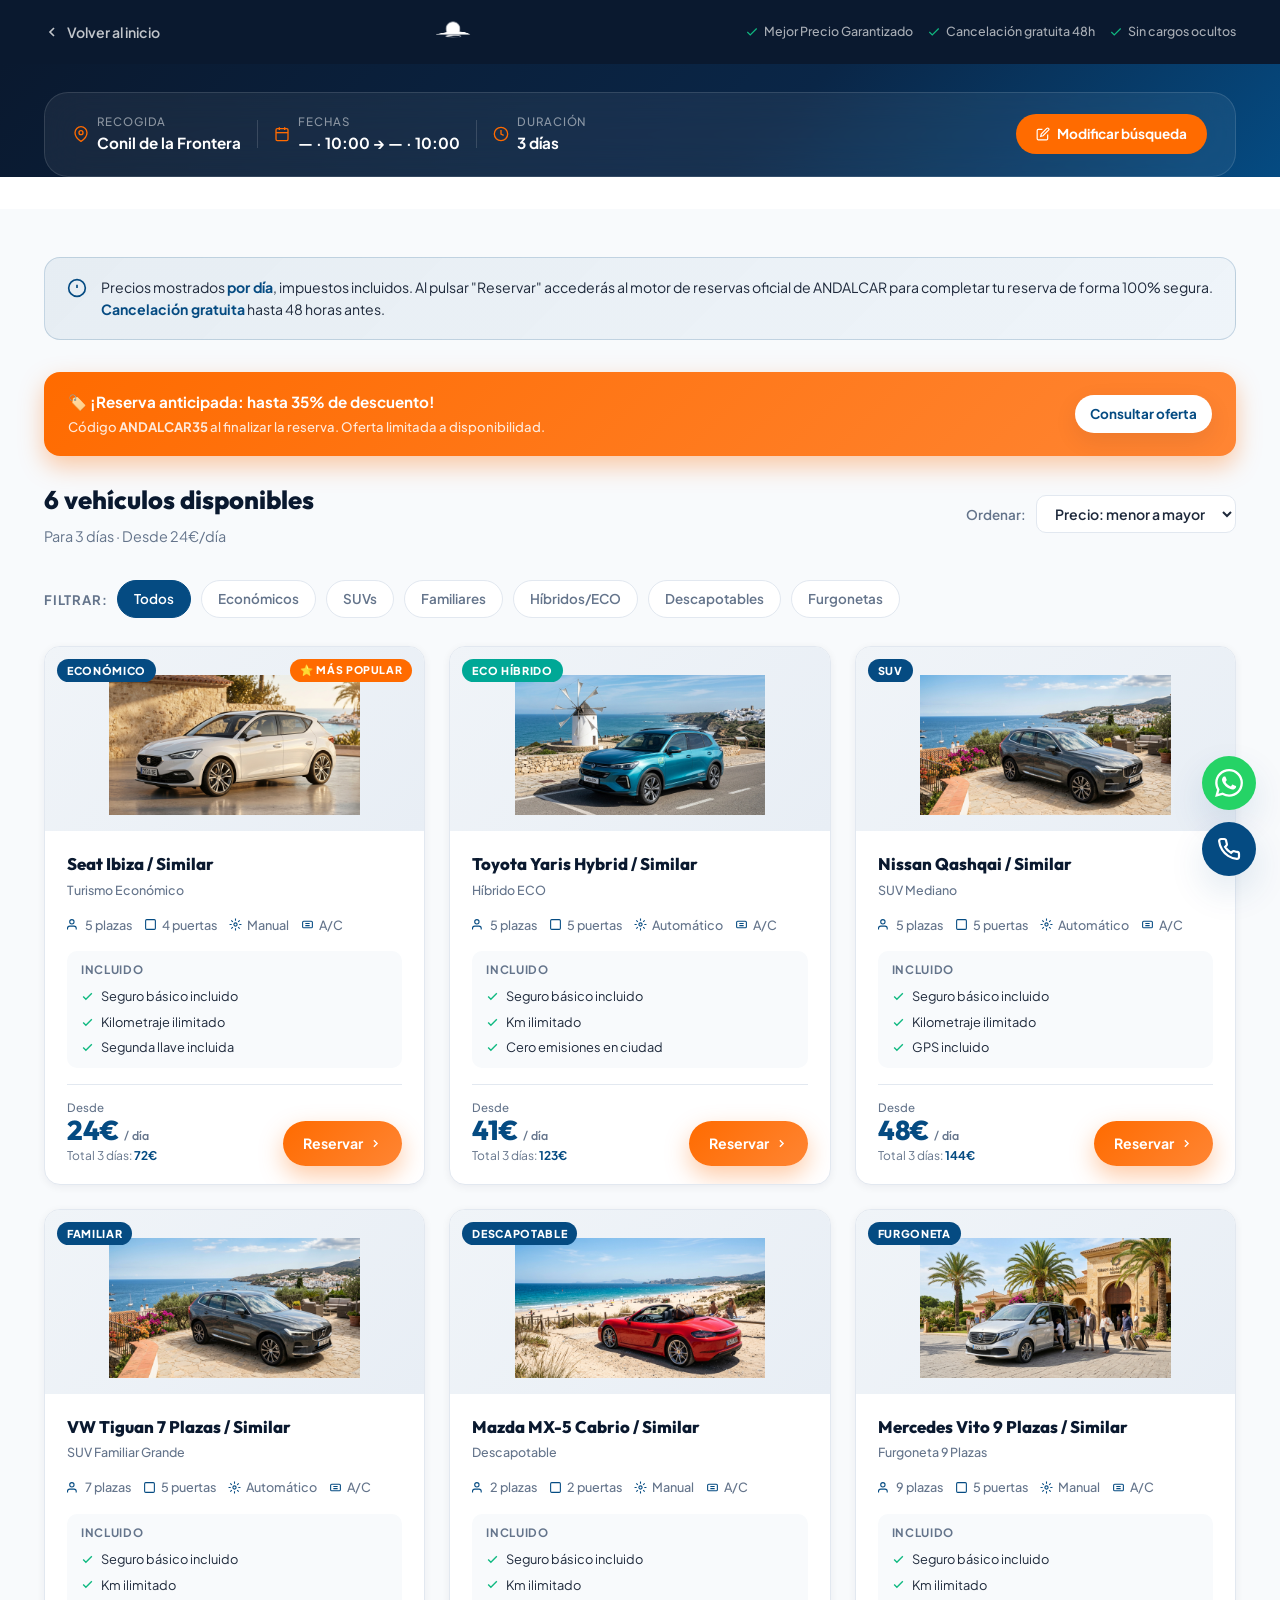
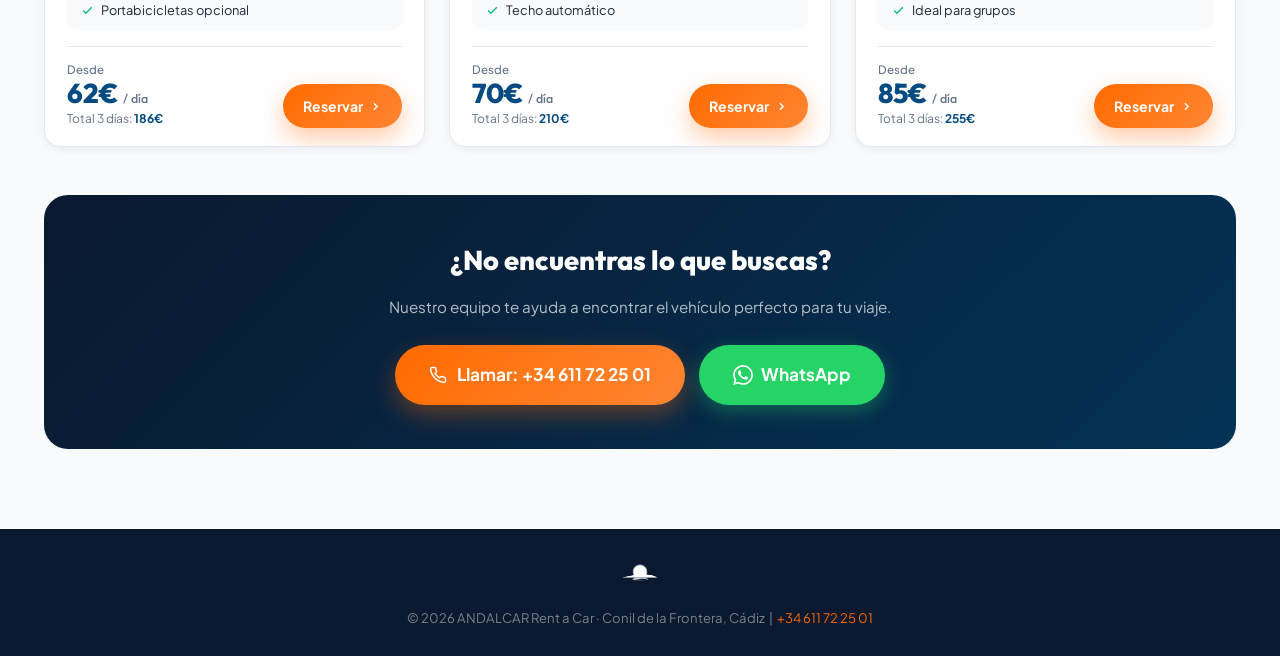
<file: disponibilidad.html>
<!DOCTYPE html>
<html lang="es">
<head>
  <meta charset="UTF-8">
  <meta name="viewport" content="width=device-width, initial-scale=1.0">
  <title>Disponibilidad de Vehículos | ANDALCAR Rent a Car</title>
  <meta name="description" content="Consulta la disponibilidad de vehículos de ANDALCAR. Alquiler de coches en Conil de la Frontera, Cádiz y aeropuertos de Andalucía al mejor precio.">
  <meta name="robots" content="noindex, nofollow">
  <link rel="icon" type="image/png" href="assets/images/logo-andalcar.png">
  <link rel="stylesheet" href="css/style.css">
  <style>
    .avail-topbar { background: var(--dark); padding: 14px 0; }
    .avail-topbar-inner { display: flex; align-items: center; justify-content: space-between; gap: 16px; }
    .avail-back-btn { display: inline-flex; align-items: center; gap: 7px; color: rgba(255,255,255,0.75); font-size: 0.88rem; font-weight: 600; transition: color var(--transition-fast); }
    .avail-back-btn:hover { color: #FFFFFF; }
    .avail-logo { height: 36px; width: auto; filter: brightness(0) invert(1); }
    .avail-trust-pills { display: flex; align-items: center; gap: 14px; }
    .avail-trust-pill { display: flex; align-items: center; gap: 5px; font-size: 0.78rem; color: rgba(255,255,255,0.65); font-weight: 500; }
    .avail-trust-pill svg { color: #10B981; }
    @media (max-width: 600px) { .avail-trust-pills { display: none; } }

    .avail-hero { background: linear-gradient(135deg, var(--dark) 0%, #0A2647 60%, var(--primary) 100%); padding: 28px 0 0; }
    .avail-search-bar { background: rgba(255,255,255,0.06); backdrop-filter: blur(20px); border-radius: var(--radius-lg); border: 1px solid rgba(255,255,255,0.12); padding: 20px 28px; display: flex; align-items: center; gap: 16px; flex-wrap: wrap; margin-bottom: 32px; }
    .search-summary-item { display: flex; align-items: center; gap: 8px; color: rgba(255,255,255,0.88); font-size: 0.88rem; font-weight: 500; }
    .search-summary-item svg { color: var(--accent); flex-shrink: 0; }
    .search-summary-divider { width: 1px; height: 28px; background: rgba(255,255,255,0.15); }
    .search-summary-label { font-size: 0.72rem; color: rgba(255,255,255,0.5); text-transform: uppercase; letter-spacing: 0.08em; }
    .search-summary-value { font-size: 0.95rem; font-weight: 700; color: #FFFFFF; }
    .search-modify-btn { margin-left: auto; background: var(--accent); color: #FFFFFF; padding: 9px 20px; border-radius: var(--radius-full); font-weight: 700; font-size: 0.85rem; display: inline-flex; align-items: center; gap: 7px; transition: all var(--transition-fast); white-space: nowrap; }
    .search-modify-btn:hover { background: var(--accent-hover); transform: translateY(-1px); }

    .results-section { padding: 48px 0 80px; background: var(--bg-soft); min-height: 65vh; }
    .results-header { display: flex; align-items: center; justify-content: space-between; margin-bottom: 32px; flex-wrap: wrap; gap: 16px; }
    .results-title { font-family: var(--font-heading); font-size: 1.6rem; font-weight: 800; color: var(--dark); }
    .results-subtitle { font-size: 0.9rem; color: var(--text-muted); margin-top: 4px; }
    .results-sort { display: flex; align-items: center; gap: 10px; font-size: 0.88rem; color: var(--text-muted); }
    .sort-select { padding: 8px 14px; border-radius: var(--radius-sm); border: 1px solid var(--border-color); background: #FFFFFF; font-size: 0.88rem; font-weight: 600; color: var(--text-main); cursor: pointer; }

    .filter-bar { display: flex; align-items: center; gap: 10px; flex-wrap: wrap; margin-bottom: 28px; }
    .filter-label { font-size: 0.82rem; font-weight: 700; color: var(--text-muted); text-transform: uppercase; letter-spacing: 0.06em; }
    .avail-filter-pill { padding: 7px 16px; border-radius: var(--radius-full); border: 1.5px solid var(--border-color); background: #FFFFFF; font-size: 0.84rem; font-weight: 600; color: var(--text-muted); cursor: pointer; transition: all var(--transition-fast); }
    .avail-filter-pill:hover { border-color: var(--primary); color: var(--primary); background: rgba(5,75,130,0.06); }
    .avail-filter-pill.active { background: var(--primary); color: #FFFFFF; border-color: var(--primary); }

    .avail-grid { display: grid; grid-template-columns: repeat(auto-fill, minmax(310px, 1fr)); gap: 24px; }
    .avail-card { background: #FFFFFF; border-radius: var(--radius-md); box-shadow: var(--shadow-sm); overflow: hidden; transition: all var(--transition-normal); border: 1px solid var(--border-color); display: flex; flex-direction: column; }
    .avail-card:hover { transform: translateY(-4px); box-shadow: var(--shadow-lg); border-color: rgba(5,75,130,0.18); }
    .avail-card-image { position: relative; background: linear-gradient(135deg, #F0F4F8 0%, #E8EEF5 100%); padding: 28px 24px 16px; text-align: center; overflow: hidden; }
    .avail-card-image img { width: 100%; max-height: 140px; object-fit: contain; display: block; margin: 0 auto; transition: transform var(--transition-smooth); }
    .avail-card:hover .avail-card-image img { transform: scale(1.05); }
    .avail-badge-cat { position: absolute; top: 12px; left: 12px; background: var(--primary); color: #FFFFFF; font-size: 0.68rem; font-weight: 800; padding: 3px 10px; border-radius: var(--radius-full); text-transform: uppercase; letter-spacing: 0.06em; }
    .avail-badge-eco { background: #00A896 !important; }
    .avail-badge-popular { position: absolute; top: 12px; right: 12px; background: var(--accent); color: #FFFFFF; font-size: 0.66rem; font-weight: 800; padding: 3px 10px; border-radius: var(--radius-full); text-transform: uppercase; letter-spacing: 0.06em; }

    .avail-card-body { padding: 20px 22px 18px; flex: 1; display: flex; flex-direction: column; }
    .avail-car-name { font-family: var(--font-heading); font-size: 1.05rem; font-weight: 800; color: var(--dark); margin-bottom: 3px; }
    .avail-car-group { font-size: 0.78rem; color: var(--text-muted); font-weight: 500; margin-bottom: 14px; }
    .avail-features { display: flex; gap: 12px; flex-wrap: wrap; margin-bottom: 16px; }
    .avail-feature { display: flex; align-items: center; gap: 5px; font-size: 0.79rem; color: var(--text-muted); font-weight: 500; }
    .avail-feature svg { color: var(--primary); }

    .avail-includes { background: var(--bg-soft); border-radius: var(--radius-sm); padding: 10px 14px; margin-bottom: 16px; }
    .avail-includes-title { font-size: 0.72rem; font-weight: 700; color: var(--text-muted); text-transform: uppercase; letter-spacing: 0.06em; margin-bottom: 7px; }
    .avail-includes-list { display: flex; flex-direction: column; gap: 5px; }
    .avail-include-item { display: flex; align-items: center; gap: 7px; font-size: 0.8rem; color: var(--text-main); }
    .avail-include-item svg { color: #10B981; flex-shrink: 0; }

    .avail-price-row { display: flex; align-items: flex-end; justify-content: space-between; margin-top: auto; padding-top: 14px; border-top: 1px solid var(--border-color); }
    .price-from { font-size: 0.72rem; color: var(--text-muted); font-weight: 500; }
    .price-amount { font-family: var(--font-heading); font-size: 1.7rem; font-weight: 800; color: var(--primary); line-height: 1; }
    .price-unit { font-size: 0.78rem; color: var(--text-muted); font-weight: 500; }
    .avail-reserve-btn { background: linear-gradient(135deg, var(--accent) 0%, #FF8533 100%); color: #FFFFFF; padding: 11px 20px; border-radius: var(--radius-full); font-weight: 700; font-size: 0.88rem; display: inline-flex; align-items: center; gap: 6px; transition: all var(--transition-fast); box-shadow: var(--shadow-accent); white-space: nowrap; cursor: pointer; border: none; font-family: var(--font-sans); }
    .avail-reserve-btn:hover { transform: translateY(-2px); box-shadow: 0 10px 25px rgba(255,107,0,0.4); }

    .skeleton-card { background: #FFFFFF; border-radius: var(--radius-md); overflow: hidden; border: 1px solid var(--border-color); }
    .skeleton-shimmer { background: linear-gradient(90deg,#F1F5F9 25%,#E8EEF5 50%,#F1F5F9 75%); background-size: 200% 100%; animation: shimmer 1.6s infinite; }
    @keyframes shimmer { 0%{background-position:200% 0} 100%{background-position:-200% 0} }
    .skeleton-img { height: 170px; }
    .skeleton-body { padding: 20px 22px; }
    .skeleton-line { height: 12px; border-radius: 6px; margin-bottom: 12px; }
    .skeleton-line.wide{width:75%} .skeleton-line.medium{width:50%} .skeleton-line.short{width:35%} .skeleton-line.full{width:100%}

    .info-notice { background: linear-gradient(135deg, rgba(5,75,130,0.07) 0%, rgba(10,105,183,0.04) 100%); border: 1px solid rgba(5,75,130,0.18); border-radius: var(--radius-md); padding: 18px 22px; display: flex; align-items: flex-start; gap: 14px; margin-bottom: 32px; }
    .info-notice svg { color: var(--primary); flex-shrink: 0; margin-top: 2px; }
    .info-notice-text { font-size: 0.88rem; color: var(--text-main); line-height: 1.6; }
    .info-notice-text strong { color: var(--primary); }

    .avail-promo-strip { background: linear-gradient(135deg, var(--accent) 0%, #FF8533 100%); border-radius: var(--radius-md); padding: 18px 24px; display: flex; align-items: center; justify-content: space-between; gap: 16px; flex-wrap: wrap; margin-bottom: 24px; box-shadow: var(--shadow-accent); }
    .avail-promo-text { color: #FFFFFF; font-weight: 700; font-size: 0.95rem; }
    .avail-promo-text span { opacity: 0.85; font-weight: 500; font-size: 0.82rem; }

    .avail-cta { background: linear-gradient(135deg, var(--dark) 0%, var(--primary-dark) 100%); border-radius: var(--radius-lg); padding: 44px 40px; text-align: center; margin-top: 48px; }
    .avail-cta h2 { font-family: var(--font-heading); font-size: 1.7rem; font-weight: 800; color: #FFFFFF; margin-bottom: 12px; }
    .avail-cta p { color: rgba(255,255,255,0.7); font-size: 0.95rem; margin-bottom: 26px; }
    .avail-cta-buttons { display: flex; gap: 14px; justify-content: center; flex-wrap: wrap; }

    @media (max-width: 768px) {
      .avail-search-bar { padding: 16px; gap: 10px; }
      .search-modify-btn { margin-left: 0; width: 100%; justify-content: center; }
      .results-header { flex-direction: column; align-items: flex-start; }
      .avail-grid { grid-template-columns: 1fr; }
      .avail-cta { padding: 32px 22px; }
    }
  </style>
</head>
<body>

  <!-- Top Navigation Bar -->
  <div class="avail-topbar">
    <div class="container">
      <div class="avail-topbar-inner">
        <a href="index.html" class="avail-back-btn">
          <svg width="16" height="16" viewBox="0 0 24 24" fill="none" stroke="currentColor" stroke-width="2.5"><polyline points="15 18 9 12 15 6"></polyline></svg>
          Volver al inicio
        </a>
        <a href="index.html">
          <img src="assets/images/logo-andalcar.png" alt="ANDALCAR" class="avail-logo">
        </a>
        <div class="avail-trust-pills">
          <span class="avail-trust-pill">
            <svg width="14" height="14" viewBox="0 0 24 24" fill="none" stroke="currentColor" stroke-width="2"><polyline points="20 6 9 17 4 12"></polyline></svg>
            Mejor Precio Garantizado
          </span>
          <span class="avail-trust-pill">
            <svg width="14" height="14" viewBox="0 0 24 24" fill="none" stroke="currentColor" stroke-width="2"><polyline points="20 6 9 17 4 12"></polyline></svg>
            Cancelación gratuita 48h
          </span>
          <span class="avail-trust-pill">
            <svg width="14" height="14" viewBox="0 0 24 24" fill="none" stroke="currentColor" stroke-width="2"><polyline points="20 6 9 17 4 12"></polyline></svg>
            Sin cargos ocultos
          </span>
        </div>
      </div>
    </div>
  </div>

  <!-- Search Summary -->
  <div class="avail-hero">
    <div class="container">
      <div class="avail-search-bar">
        <div class="search-summary-item">
          <svg width="16" height="16" viewBox="0 0 24 24" fill="none" stroke="currentColor" stroke-width="2"><path d="M21 10c0 7-9 13-9 13s-9-6-9-13a9 9 0 0 1 18 0z"></path><circle cx="12" cy="10" r="3"></circle></svg>
          <div>
            <div class="search-summary-label">Recogida</div>
            <div class="search-summary-value" id="summPickup">—</div>
          </div>
        </div>
        <div class="search-summary-divider"></div>
        <div class="search-summary-item">
          <svg width="16" height="16" viewBox="0 0 24 24" fill="none" stroke="currentColor" stroke-width="2"><rect x="3" y="4" width="18" height="18" rx="2" ry="2"></rect><line x1="16" y1="2" x2="16" y2="6"></line><line x1="8" y1="2" x2="8" y2="6"></line><line x1="3" y1="10" x2="21" y2="10"></line></svg>
          <div>
            <div class="search-summary-label">Fechas</div>
            <div class="search-summary-value" id="summDates">—</div>
          </div>
        </div>
        <div class="search-summary-divider"></div>
        <div class="search-summary-item">
          <svg width="16" height="16" viewBox="0 0 24 24" fill="none" stroke="currentColor" stroke-width="2"><circle cx="12" cy="12" r="10"></circle><polyline points="12 6 12 12 16 14"></polyline></svg>
          <div>
            <div class="search-summary-label">Duración</div>
            <div class="search-summary-value" id="summDuration">—</div>
          </div>
        </div>
        <a href="index.html#buscador" class="search-modify-btn">
          <svg width="14" height="14" viewBox="0 0 24 24" fill="none" stroke="currentColor" stroke-width="2"><path d="M11 4H4a2 2 0 0 0-2 2v14a2 2 0 0 0 2 2h14a2 2 0 0 0 2-2v-7"></path><path d="M18.5 2.5a2.121 2.121 0 0 1 3 3L12 15l-4 1 1-4 9.5-9.5z"></path></svg>
          Modificar búsqueda
        </a>
      </div>
    </div>
  </div>

  <!-- Results -->
  <section class="results-section">
    <div class="container">
      <div class="info-notice">
        <svg width="20" height="20" viewBox="0 0 24 24" fill="none" stroke="currentColor" stroke-width="2"><circle cx="12" cy="12" r="10"></circle><line x1="12" y1="8" x2="12" y2="12"></line><line x1="12" y1="16" x2="12.01" y2="16"></line></svg>
        <div class="info-notice-text">Precios mostrados <strong>por día</strong>, impuestos incluidos. Al pulsar "Reservar" accederás al motor de reservas oficial de ANDALCAR para completar tu reserva de forma 100% segura. <strong>Cancelación gratuita</strong> hasta 48 horas antes.</div>
      </div>

      <div class="avail-promo-strip">
        <div>
          <div class="avail-promo-text">🏷️ ¡Reserva anticipada: hasta 35% de descuento!</div>
          <div class="avail-promo-text"><span>Código <strong>ANDALCAR35</strong> al finalizar la reserva. Oferta limitada a disponibilidad.</span></div>
        </div>
        <a href="https://wa.me/34611722501?text=Hola%2C%20quiero%20el%20descuento%20anticipado" target="_blank" rel="noopener" class="btn btn-white btn-sm" style="flex-shrink:0;">Consultar oferta</a>
      </div>

      <div class="results-header">
        <div>
          <div class="results-title" id="resultsTitle">Vehículos disponibles</div>
          <div class="results-subtitle" id="resultsSubtitle">Cargando resultados...</div>
        </div>
        <div class="results-sort">
          <label for="sortSelect" style="font-size:0.84rem;font-weight:600;color:var(--text-muted);">Ordenar:</label>
          <select class="sort-select" id="sortSelect">
            <option value="price-asc">Precio: menor a mayor</option>
            <option value="price-desc">Precio: mayor a menor</option>
            <option value="category">Por categoría</option>
          </select>
        </div>
      </div>

      <div class="filter-bar">
        <span class="filter-label">Filtrar:</span>
        <button class="avail-filter-pill active" data-cat="all">Todos</button>
        <button class="avail-filter-pill" data-cat="economy">Económicos</button>
        <button class="avail-filter-pill" data-cat="suv">SUVs</button>
        <button class="avail-filter-pill" data-cat="family">Familiares</button>
        <button class="avail-filter-pill" data-cat="eco">Híbridos/ECO</button>
        <button class="avail-filter-pill" data-cat="cabrio">Descapotables</button>
        <button class="avail-filter-pill" data-cat="van">Furgonetas</button>
      </div>

      <div class="avail-grid" id="availGrid">
        <div class="skeleton-card"><div class="skeleton-shimmer skeleton-img"></div><div class="skeleton-body"><div class="skeleton-shimmer skeleton-line wide"></div><div class="skeleton-shimmer skeleton-line medium"></div><div class="skeleton-shimmer skeleton-line full"></div><div class="skeleton-shimmer skeleton-line short"></div></div></div>
        <div class="skeleton-card"><div class="skeleton-shimmer skeleton-img"></div><div class="skeleton-body"><div class="skeleton-shimmer skeleton-line wide"></div><div class="skeleton-shimmer skeleton-line medium"></div><div class="skeleton-shimmer skeleton-line full"></div><div class="skeleton-shimmer skeleton-line short"></div></div></div>
        <div class="skeleton-card"><div class="skeleton-shimmer skeleton-img"></div><div class="skeleton-body"><div class="skeleton-shimmer skeleton-line wide"></div><div class="skeleton-shimmer skeleton-line medium"></div><div class="skeleton-shimmer skeleton-line full"></div><div class="skeleton-shimmer skeleton-line short"></div></div></div>
      </div>

      <div class="avail-cta">
        <h2>¿No encuentras lo que buscas?</h2>
        <p>Nuestro equipo te ayuda a encontrar el vehículo perfecto para tu viaje.</p>
        <div class="avail-cta-buttons">
          <a href="tel:+34611722501" class="btn btn-primary btn-lg">
            <svg width="18" height="18" viewBox="0 0 24 24" fill="none" stroke="currentColor" stroke-width="2"><path d="M22 16.92v3a2 2 0 0 1-2.18 2 19.79 19.79 0 0 1-8.63-3.07 19.5 19.5 0 0 1-6-6 19.79 19.79 0 0 1-3.07-8.67A2 2 0 0 1 4.11 2h3a2 2 0 0 1 2 1.72 12.84 12.84 0 0 0 .7 2.81 2 2 0 0 1-.45 2.11L8.09 9.91a16 16 0 0 0 6 6l1.27-1.27a2 2 0 0 1 2.11-.45 12.84 12.84 0 0 0 2.81.7A2 2 0 0 1 22 16.92z"></path></svg>
            Llamar: +34 611 72 25 01
          </a>
          <a href="https://wa.me/34611722501?text=Hola%2C%20necesito%20ayuda%20con%20disponibilidad" target="_blank" rel="noopener" class="btn btn-whatsapp btn-lg">
            <svg xmlns="http://www.w3.org/2000/svg" width="20" height="20" viewBox="0 0 24 24" fill="currentColor"><path d="M17.472 14.382c-.297-.149-1.758-.867-2.03-.967-.273-.099-.471-.148-.67.15-.197.297-.767.966-.94 1.164-.173.199-.347.223-.644.075-.297-.15-1.255-.463-2.39-1.475-.883-.788-1.48-1.761-1.653-2.059-.173-.297-.018-.458.13-.606.134-.133.298-.347.446-.52.149-.174.198-.298.298-.497.099-.198.05-.371-.025-.52-.075-.149-.669-1.612-.916-2.207-.242-.579-.487-.5-.669-.51-.173-.008-.371-.01-.57-.01-.198 0-.52.074-.792.372-.272.297-1.04 1.016-1.04 2.479 0 1.462 1.065 2.875 1.213 3.074.149.198 2.096 3.2 5.077 4.487.709.306 1.262.489 1.694.625.712.227 1.36.195 1.871.118.571-.085 1.758-.719 2.006-1.413.248-.694.248-1.289.173-1.413-.074-.124-.272-.198-.57-.347m-5.421 7.403h-.004a9.87 9.87 0 0 1-5.031-1.378l-.361-.214-3.741.982.998-3.648-.235-.374a9.86 9.86 0 0 1-1.51-5.26c.001-5.45 4.436-9.884 9.888-9.884 2.64 0 5.122 1.03 6.988 2.898a9.825 9.825 0 0 1 2.893 6.994c-.003 5.45-4.437 9.884-9.885 9.884m8.413-18.297A11.815 11.815 0 0 0 12.05 0C5.495 0 .16 5.335.157 11.892c0 2.096.547 4.142 1.588 5.945L.057 24l6.305-1.654a11.882 11.882 0 0 0 5.683 1.448h.005c6.554 0 11.89-5.335 11.893-11.893a11.821 11.821 0 0 0-3.48-8.413Z"/></svg>
            WhatsApp
          </a>
        </div>
      </div>
    </div>
  </section>

  <footer style="background:var(--dark);padding:28px 0;text-align:center;">
    <div class="container">
      <a href="index.html"><img src="assets/images/logo-andalcar.png" alt="ANDALCAR" style="height:36px;filter:brightness(0) invert(1);margin:0 auto 14px;"></a>
      <p style="color:rgba(255,255,255,0.45);font-size:0.82rem;">© 2026 ANDALCAR Rent a Car · Conil de la Frontera, Cádiz &nbsp;|&nbsp; <a href="tel:+34611722501" style="color:var(--accent);">+34 611 72 25 01</a></p>
    </div>
  </footer>

  <div class="floating-actions-dock">
    <a href="https://wa.me/34611722501" target="_blank" rel="noopener" class="fab-btn fab-whatsapp" aria-label="WhatsApp">
      <svg xmlns="http://www.w3.org/2000/svg" width="28" height="28" viewBox="0 0 24 24" fill="#FFFFFF"><path d="M17.472 14.382c-.297-.149-1.758-.867-2.03-.967-.273-.099-.471-.148-.67.15-.197.297-.767.966-.94 1.164-.173.199-.347.223-.644.075-.297-.15-1.255-.463-2.39-1.475-.883-.788-1.48-1.761-1.653-2.059-.173-.297-.018-.458.13-.606.134-.133.298-.347.446-.52.149-.174.198-.298.298-.497.099-.198.05-.371-.025-.52-.075-.149-.669-1.612-.916-2.207-.242-.579-.487-.5-.669-.51-.173-.008-.371-.01-.57-.01-.198 0-.52.074-.792.372-.272.297-1.04 1.016-1.04 2.479 0 1.462 1.065 2.875 1.213 3.074.149.198 2.096 3.2 5.077 4.487.709.306 1.262.489 1.694.625.712.227 1.36.195 1.871.118.571-.085 1.758-.719 2.006-1.413.248-.694.248-1.289.173-1.413-.074-.124-.272-.198-.57-.347m-5.421 7.403h-.004a9.87 9.87 0 0 1-5.031-1.378l-.361-.214-3.741.982.998-3.648-.235-.374a9.86 9.86 0 0 1-1.51-5.26c.001-5.45 4.436-9.884 9.888-9.884 2.64 0 5.122 1.03 6.988 2.898a9.825 9.825 0 0 1 2.893 6.994c-.003 5.45-4.437 9.884-9.885 9.884m8.413-18.297A11.815 11.815 0 0 0 12.05 0C5.495 0 .16 5.335.157 11.892c0 2.096.547 4.142 1.588 5.945L.057 24l6.305-1.654a11.882 11.882 0 0 0 5.683 1.448h.005c6.554 0 11.89-5.335 11.893-11.893a11.821 11.821 0 0 0-3.48-8.413Z"/></svg>
      <span class="fab-tooltip">Chat WhatsApp</span>
    </a>
    <a href="tel:+34611722501" class="fab-btn fab-phone" aria-label="Llamar">
      <svg width="24" height="24" viewBox="0 0 24 24" fill="none" stroke="currentColor" stroke-width="2.2"><path d="M22 16.92v3a2 2 0 0 1-2.18 2 19.79 19.79 0 0 1-8.63-3.07 19.5 19.5 0 0 1-6-6 19.79 19.79 0 0 1-3.07-8.67A2 2 0 0 1 4.11 2h3a2 2 0 0 1 2 1.72 12.84 12.84 0 0 0 .7 2.81 2 2 0 0 1-.45 2.11L8.09 9.91a16 16 0 0 0 6 6l1.27-1.27a2 2 0 0 1 2.11-.45 12.84 12.84 0 0 0 2.81.7A2 2 0 0 1 22 16.92z"></path></svg>
      <span class="fab-tooltip">+34 611 72 25 01</span>
    </a>
  </div>

<script>
const urlParams = new URLSearchParams(window.location.search);
const oevtxt = urlParams.get('oevtxt') || 'Conil de la Frontera';
const f1     = urlParams.get('f1') || '';
const f2     = urlParams.get('f2') || '';
const h1     = urlParams.get('h1') || '10:00';
const h2     = urlParams.get('h2') || '10:00';
const f1_raw = urlParams.get('f1_raw') || '';
const f2_raw = urlParams.get('f2_raw') || '';
const edad   = urlParams.get('edad') || '25';
const oev    = urlParams.get('oev') || '1';
const orv    = urlParams.get('orv') || oev;
const orvtxt = urlParams.get('orvtxt') || oevtxt;
const tipoV  = urlParams.get('tipovehiculo') || '';
const promo  = urlParams.get('promo') || '';

function fmtDate(s) {
  if (!s) return '—';
  const d = new Date(s + 'T12:00:00');
  return d.toLocaleDateString('es-ES', {day:'2-digit', month:'short', year:'numeric'});
}

function daysBetween(d1, d2) {
  if (!d1 || !d2) return 3;
  const a = new Date(d1 + 'T12:00:00');
  const b = new Date(d2 + 'T12:00:00');
  return Math.max(1, Math.round((b - a) / 86400000));
}

const days = daysBetween(f1_raw, f2_raw);

document.getElementById('summPickup').textContent   = oevtxt.replace(/\s*\(.*\)/, '');
document.getElementById('summDates').textContent    = fmtDate(f1_raw) + ' · ' + h1 + ' → ' + fmtDate(f2_raw) + ' · ' + h2;
document.getElementById('summDuration').textContent = days + ' día' + (days !== 1 ? 's' : '');

function submitToEngine(vehicleName, vehicleGroup) {
  const form = document.createElement('form');
  form.action = 'https://reservas.andalcar.com/vehiculos.php';
  form.method = 'POST';
  form.target = '_blank';
  const fields = { oev, oevtxt, f1, h1, orv, orvtxt, f2, h2, afiliado:'0', idioma:'es', edad, promo, grupo:'', tipovehiculo:vehicleGroup, nombrevehiculo:vehicleName, color_afiliado:'', emp:'andalcar' };
  Object.entries(fields).forEach(([k,v]) => { const i=document.createElement('input'); i.type='hidden'; i.name=k; i.value=v; form.appendChild(i); });
  document.body.appendChild(form);
  form.submit();
  document.body.removeChild(form);
}

const fleet = [
  { id:'eco1', name:'Seat Ibiza / Similar', group:'Turismo Económico', cat:'economy', img:'assets/images/car_compact_economy.jpg', seats:5, doors:4, trans:'Manual', ac:true, priceFrom: days>6?19:24, popular:true, badge:'Económico', badgeEco:false, includes:['Seguro básico incluido','Kilometraje ilimitado','Segunda llave incluida'] },
  { id:'suv1', name:'Nissan Qashqai / Similar', group:'SUV Mediano', cat:'suv', img:'assets/images/car_family_suv.jpg', seats:5, doors:5, trans:'Automático', ac:true, priceFrom: days>6?38:48, popular:false, badge:'SUV', badgeEco:false, includes:['Seguro básico incluido','Kilometraje ilimitado','GPS incluido'] },
  { id:'eco2', name:'Toyota Yaris Hybrid / Similar', group:'Híbrido ECO', cat:'eco', img:'assets/images/car_hybrid_eco.jpg', seats:5, doors:5, trans:'Automático', ac:true, priceFrom: days>6?32:41, popular:false, badge:'ECO Híbrido', badgeEco:true, includes:['Seguro básico incluido','Km ilimitado','Cero emisiones en ciudad'] },
  { id:'cab1', name:'Mazda MX-5 Cabrio / Similar', group:'Descapotable', cat:'cabrio', img:'assets/images/car_cabrio_beach.jpg', seats:2, doors:2, trans:'Manual', ac:true, priceFrom: days>6?55:70, popular:false, badge:'Descapotable', badgeEco:false, includes:['Seguro básico incluido','Km ilimitado','Techo automático'] },
  { id:'fam1', name:'VW Tiguan 7 Plazas / Similar', group:'SUV Familiar Grande', cat:'family', img:'assets/images/car_family_suv.jpg', seats:7, doors:5, trans:'Automático', ac:true, priceFrom: days>6?48:62, popular:false, badge:'Familiar', badgeEco:false, includes:['Seguro básico incluido','Km ilimitado','Portabicicletas opcional'] },
  { id:'van1', name:'Mercedes Vito 9 Plazas / Similar', group:'Furgoneta 9 Plazas', cat:'van', img:'assets/images/car_minivan_group.jpg', seats:9, doors:5, trans:'Manual', ac:true, priceFrom: days>6?65:85, popular:false, badge:'Furgoneta', badgeEco:false, includes:['Seguro básico incluido','Km ilimitado','Ideal para grupos'] }
];

let activeFilter = 'all';
if (tipoV==='1') activeFilter='economy';
else if (tipoV==='2') activeFilter='suv';
else if (tipoV==='3') activeFilter='van';
else if (tipoV==='4') activeFilter='cabrio';
else if (tipoV==='5') activeFilter='eco';

function renderCards(filter, sortMode) {
  const grid = document.getElementById('availGrid');
  let cars = filter === 'all' ? [...fleet] : fleet.filter(c => c.cat === filter);
  if (sortMode === 'price-desc') cars.sort((a,b) => b.priceFrom - a.priceFrom);
  else if (sortMode === 'price-asc') cars.sort((a,b) => a.priceFrom - b.priceFrom);
  else cars.sort((a,b) => a.cat.localeCompare(b.cat));

  const minP = cars.length ? Math.min(...cars.map(c=>c.priceFrom)) : 0;
  document.getElementById('resultsTitle').textContent = cars.length + ' vehículo' + (cars.length!==1?'s':'') + ' disponible' + (cars.length!==1?'s':'');
  document.getElementById('resultsSubtitle').textContent = 'Para ' + days + ' día' + (days!==1?'s':'') + (cars.length?' · Desde ' + minP + '€/día':'');

  if (!cars.length) {
    grid.innerHTML = '<div style="grid-column:1/-1;text-align:center;padding:60px 20px;"><p style="font-size:1.1rem;font-weight:700;color:var(--text-main);margin-bottom:8px;">No hay vehículos en esta categoría</p><p style="color:var(--text-muted);font-size:0.9rem;">Prueba otra categoría o llámanos.</p></div>';
    return;
  }

  grid.innerHTML = cars.map(car => `
    <div class="avail-card" data-cat="${car.cat}">
      <div class="avail-card-image">
        <span class="avail-badge-cat${car.badgeEco?' avail-badge-eco':''}">${car.badge}</span>
        ${car.popular ? '<span class="avail-badge-popular">⭐ Más popular</span>' : ''}
        <img src="${car.img}" alt="${car.name}" loading="lazy">
      </div>
      <div class="avail-card-body">
        <div class="avail-car-name">${car.name}</div>
        <div class="avail-car-group">${car.group}</div>
        <div class="avail-features">
          <span class="avail-feature"><svg width="13" height="13" viewBox="0 0 24 24" fill="none" stroke="currentColor" stroke-width="2"><path d="M17 21v-2a4 4 0 0 0-4-4H5a4 4 0 0 0-4 4v2"></path><circle cx="9" cy="7" r="4"></circle></svg>${car.seats} plazas</span>
          <span class="avail-feature"><svg width="13" height="13" viewBox="0 0 24 24" fill="none" stroke="currentColor" stroke-width="2"><rect x="3" y="3" width="18" height="18" rx="2" ry="2"></rect></svg>${car.doors} puertas</span>
          <span class="avail-feature"><svg width="13" height="13" viewBox="0 0 24 24" fill="none" stroke="currentColor" stroke-width="2"><circle cx="12" cy="12" r="3"></circle><path d="M12 1v4M12 19v4M4.22 4.22l2.83 2.83M16.95 16.95l2.83 2.83M1 12h4M19 12h4M4.22 19.78l2.83-2.83M16.95 7.05l2.83-2.83"></path></svg>${car.trans}</span>
          ${car.ac ? '<span class="avail-feature"><svg width="13" height="13" viewBox="0 0 24 24" fill="none" stroke="currentColor" stroke-width="2"><path d="M8 10h8M8 14h8"></path><rect x="3" y="6" width="18" height="12" rx="2"></rect></svg>A/C</span>' : ''}
        </div>
        <div class="avail-includes">
          <div class="avail-includes-title">Incluido</div>
          <div class="avail-includes-list">
            ${car.includes.map(inc=>`<div class="avail-include-item"><svg width="13" height="13" viewBox="0 0 24 24" fill="none" stroke="currentColor" stroke-width="2.5"><polyline points="20 6 9 17 4 12"></polyline></svg>${inc}</div>`).join('')}
          </div>
        </div>
        <div class="avail-price-row">
          <div class="avail-price-block">
            <div class="price-from">Desde</div>
            <div class="price-amount">${car.priceFrom}€ <span class="price-unit">/ día</span></div>
            ${days>1?`<div style="font-size:0.75rem;color:var(--text-muted);margin-top:2px;">Total ${days} días: <strong style="color:var(--primary);">${car.priceFrom*days}€</strong></div>`:''}
          </div>
          <button class="avail-reserve-btn" onclick="submitToEngine('${car.name.replace(/'/g,"\\'")}', '${car.cat}')">
            Reservar
            <svg width="13" height="13" viewBox="0 0 24 24" fill="none" stroke="currentColor" stroke-width="2.5"><polyline points="9 18 15 12 9 6"></polyline></svg>
          </button>
        </div>
      </div>
    </div>
  `).join('');
}

function initFilters() {
  const pills = document.querySelectorAll('.avail-filter-pill');
  pills.forEach(p => p.classList.toggle('active', p.dataset.cat === activeFilter));
  pills.forEach(pill => {
    pill.addEventListener('click', () => {
      pills.forEach(p => p.classList.remove('active'));
      pill.classList.add('active');
      activeFilter = pill.dataset.cat;
      renderCards(activeFilter, document.getElementById('sortSelect').value);
    });
  });
  document.getElementById('sortSelect').addEventListener('change', e => renderCards(activeFilter, e.target.value));
}

setTimeout(() => {
  renderCards(activeFilter, 'price-asc');
  initFilters();
}, 1100);
</script>
</body>
</html>
</file>
<file: css/style.css>
/* ==========================================================================
   ANDALCAR - RENT A CAR & CONCESIONARIO
   Modern Design System & Responsive Styles
   ========================================================================== */

@import url('https://fonts.googleapis.com/css2?family=Outfit:wght@400;500;600;700;800&family=Plus+Jakarta+Sans:wght@300;400;500;600;700;800&display=swap');

/* --- CSS Variables & Design Tokens --- */
:root {
  /* Brand Color Palette */
  --primary: #054B82;
  --primary-dark: #033256;
  --primary-light: #0A69B7;
  --primary-rgb: 5, 75, 130;
  
  --accent: #FF6B00;
  --accent-hover: #E55C00;
  --accent-light: #FFF2E8;
  --accent-rgb: 255, 107, 0;

  --teal: #00A896;
  --teal-dark: #028090;
  --emerald: #10B981;

  /* Neutrals */
  --dark: #0A192F;
  --dark-slate: #1E293B;
  --text-main: #1E293B;
  --text-muted: #64748B;
  --text-light: #94A3B8;
  
  --bg-main: #FFFFFF;
  --bg-soft: #F8FAFC;
  --bg-alt: #F1F5F9;
  --bg-card: #FFFFFF;
  
  --border-color: #E2E8F0;
  --border-focus: #054B82;

  /* Shadows */
  --shadow-xs: 0 1px 2px rgba(0, 0, 0, 0.04);
  --shadow-sm: 0 2px 8px rgba(10, 25, 47, 0.06);
  --shadow-md: 0 8px 24px rgba(10, 25, 47, 0.08);
  --shadow-lg: 0 16px 36px rgba(5, 75, 130, 0.12);
  --shadow-xl: 0 24px 60px rgba(5, 75, 130, 0.18);
  --shadow-accent: 0 10px 25px rgba(255, 107, 0, 0.35);

  /* Radii */
  --radius-xs: 6px;
  --radius-sm: 10px;
  --radius-md: 16px;
  --radius-lg: 24px;
  --radius-xl: 32px;
  --radius-full: 9999px;

  /* Typography */
  --font-sans: 'Plus Jakarta Sans', system-ui, -apple-system, sans-serif;
  --font-heading: 'Outfit', 'Plus Jakarta Sans', sans-serif;

  /* Transitions */
  --transition-fast: 0.18s cubic-bezier(0.4, 0, 0.2, 1);
  --transition-normal: 0.28s cubic-bezier(0.4, 0, 0.2, 1);
  --transition-smooth: 0.4s cubic-bezier(0.16, 1, 0.3, 1);

  /* Layout */
  --container-max: 1240px;
  --header-height: 82px;
}

/* --- Global Reset & Base Styles --- */
*, *::before, *::after {
  box-sizing: border-box;
  margin: 0;
  padding: 0;
}

html {
  scroll-behavior: smooth;
  -webkit-text-size-adjust: 100%;
}

body {
  font-family: var(--font-sans);
  color: var(--text-main);
  background-color: var(--bg-main);
  line-height: 1.6;
  font-size: 16px;
  overflow-x: hidden;
}

img {
  max-width: 100%;
  height: auto;
  display: block;
}

a {
  color: inherit;
  text-decoration: none;
  transition: color var(--transition-fast);
}

button, input, select, textarea {
  font: inherit;
  color: inherit;
}

button {
  cursor: pointer;
  border: none;
  background: none;
}

ul, ol {
  list-style: none;
}

.container {
  width: 100%;
  max-width: var(--container-max);
  margin-left: auto;
  margin-right: auto;
  padding-left: 24px;
  padding-right: 24px;
}

/* Section Common */
.section-padding {
  padding: 96px 0;
}

.section-padding-sm {
  padding: 56px 0;
}

.section-header {
  text-align: center;
  max-width: 720px;
  margin: 0 auto 56px auto;
}

.section-badge {
  display: inline-flex;
  align-items: center;
  gap: 8px;
  padding: 6px 14px;
  background: var(--accent-light);
  color: var(--accent);
  border-radius: var(--radius-full);
  font-size: 0.85rem;
  font-weight: 700;
  text-transform: uppercase;
  letter-spacing: 0.06em;
  margin-bottom: 14px;
}

.section-badge.blue {
  background: rgba(5, 75, 130, 0.08);
  color: var(--primary);
}

.section-title {
  font-family: var(--font-heading);
  font-size: clamp(2rem, 3.5vw, 2.75rem);
  font-weight: 800;
  color: var(--dark);
  line-height: 1.2;
  margin-bottom: 16px;
}

.section-subtitle {
  font-size: 1.1rem;
  color: var(--text-muted);
}

/* --- Buttons & Badges --- */
.btn {
  display: inline-flex;
  align-items: center;
  justify-content: center;
  gap: 10px;
  font-family: var(--font-sans);
  font-weight: 700;
  font-size: 0.98rem;
  padding: 13px 26px;
  border-radius: var(--radius-full);
  transition: all var(--transition-normal);
  white-space: nowrap;
}

.btn-primary {
  background: linear-gradient(135deg, var(--accent) 0%, #FF8533 100%);
  color: #FFFFFF;
  box-shadow: var(--shadow-accent);
}

.btn-primary:hover {
  transform: translateY(-2px);
  box-shadow: 0 14px 30px rgba(255, 107, 0, 0.45);
  background: linear-gradient(135deg, var(--accent-hover) 0%, var(--accent) 100%);
}

.btn-secondary {
  background: var(--primary);
  color: #FFFFFF;
  box-shadow: var(--shadow-md);
}

.btn-secondary:hover {
  background: var(--primary-dark);
  transform: translateY(-2px);
  box-shadow: var(--shadow-lg);
}

.btn-outline {
  background: transparent;
  color: var(--primary);
  border: 2px solid var(--primary);
}

.btn-outline:hover {
  background: var(--primary);
  color: #FFFFFF;
  transform: translateY(-2px);
}

.btn-whatsapp {
  background: #25D366;
  color: #FFFFFF;
  box-shadow: 0 6px 20px rgba(37, 211, 102, 0.35);
  display: inline-flex;
  align-items: center;
  gap: 8px;
}

.btn-whatsapp:hover {
  background: #1ebe5d;
  transform: translateY(-2px);
  box-shadow: 0 10px 28px rgba(37, 211, 102, 0.45);
  color: #FFFFFF;
}

.btn-white {
  background: #FFFFFF;
  color: var(--primary);
  box-shadow: var(--shadow-md);
}

.btn-white:hover {
  background: #F8FAFC;
  transform: translateY(-2px);
  box-shadow: var(--shadow-lg);
}

.btn-sm {
  padding: 8px 15px;
  font-size: 0.84rem;
}

.btn-lg {
  padding: 16px 34px;
  font-size: 1.08rem;
}

.btn-icon-right svg {
  transition: transform var(--transition-fast);
}

.btn:hover .btn-icon-right svg {
  transform: translateX(4px);
}

/* ==========================================================================
   Header & Navigation
   ========================================================================== */
.announcement-bar {
  background: linear-gradient(90deg, #032B4B 0%, #054B82 50%, #0A69B7 100%);
  color: #FFFFFF;
  font-size: 0.84rem;
  padding: 8px 0;
}

.announcement-bar .container {
  display: flex;
  justify-content: space-between;
  align-items: center;
}

.announcement-content {
  display: flex;
  align-items: center;
  gap: 10px;
}

.announcement-badge {
  background: var(--accent);
  color: #FFFFFF;
  padding: 2px 8px;
  border-radius: var(--radius-full);
  font-size: 0.72rem;
  font-weight: 800;
  text-transform: uppercase;
}

.announcement-actions {
  display: flex;
  align-items: center;
  gap: 20px;
}

.header-phone, .header-lang-btn {
  display: inline-flex;
  align-items: center;
  gap: 6px;
  color: rgba(255, 255, 255, 0.9);
  font-size: 0.84rem;
  font-weight: 600;
}

.header-phone:hover {
  color: var(--accent);
}

.header-lang-select {
  background: rgba(255, 255, 255, 0.12);
  color: #FFFFFF;
  border: 1px solid rgba(255, 255, 255, 0.25);
  padding: 2px 8px;
  border-radius: var(--radius-xs);
  font-size: 0.78rem;
  font-weight: 600;
  cursor: pointer;
}

.header-lang-select option {
  color: var(--text-main);
  background: #FFFFFF;
}

/* Main Navbar */
.site-header {
  position: sticky;
  top: 0;
  z-index: 1000;
  background: rgba(255, 255, 255, 0.95);
  backdrop-filter: blur(16px);
  -webkit-backdrop-filter: blur(16px);
  border-bottom: 1px solid rgba(226, 232, 240, 0.8);
  transition: all var(--transition-normal);
  height: var(--header-height);
}

.site-header.scrolled {
  box-shadow: 0 4px 20px rgba(10, 25, 47, 0.08);
  height: 72px;
}

.site-header .container {
  height: 100%;
  display: flex;
  align-items: center;
  justify-content: space-between;
}

.brand-logo-wrap {
  display: flex;
  align-items: center;
  gap: 12px;
}

.brand-logo-img {
  height: 54px;
  width: auto;
  object-fit: contain;
  transition: transform var(--transition-fast);
}

.brand-logo-img:hover {
  transform: scale(1.03);
}

.brand-tagline {
  font-size: 0.72rem;
  color: var(--text-muted);
  line-height: 1.2;
  font-weight: 500;
  border-left: 2px solid var(--border-color);
  padding-left: 10px;
}

.main-nav-links {
  display: flex;
  align-items: center;
  gap: 20px;
}

.nav-item-link {
  font-weight: 600;
  font-size: 0.88rem;
  color: var(--dark-slate);
  position: relative;
  padding: 6px 0;
  white-space: nowrap;
}

.nav-item-link::after {
  content: '';
  position: absolute;
  bottom: 0;
  left: 0;
  width: 0;
  height: 2px;
  background: var(--accent);
  border-radius: var(--radius-full);
  transition: width var(--transition-normal);
}

.nav-item-link:hover {
  color: var(--accent);
}

.nav-item-link:hover::after {
  width: 100%;
}

.header-cta-group {
  display: flex;
  align-items: center;
  gap: 10px;
  flex-shrink: 0;
}

.mobile-menu-toggle {
  display: none;
  flex-direction: column;
  justify-content: center;
  gap: 5px;
  width: 38px;
  height: 38px;
  padding: 6px;
  border-radius: var(--radius-xs);
  background: var(--bg-alt);
}

.mobile-menu-toggle span {
  display: block;
  height: 2px;
  width: 100%;
  background-color: var(--dark);
  transition: all var(--transition-normal);
}

/* ==========================================================================
   Hero Section & Booking Engine
   ========================================================================== */
.hero-section {
  position: relative;
  min-height: 720px;
  padding: 48px 0 100px 0;
  background: linear-gradient(180deg, #EDF4FA 0%, #FFFFFF 100%);
  overflow: hidden;
}

.hero-bg-accent {
  position: absolute;
  top: -120px;
  right: -100px;
  width: 650px;
  height: 650px;
  border-radius: 50%;
  background: radial-gradient(circle, rgba(255, 107, 0, 0.08) 0%, rgba(5, 75, 130, 0.03) 70%, transparent 100%);
  pointer-events: none;
  z-index: 1;
}

.hero-grid {
  position: relative;
  z-index: 2;
  display: grid;
  grid-template-columns: 1fr 1fr;
  gap: 48px;
  align-items: center;
  margin-bottom: 48px;
}

.hero-text-col {
  max-width: 580px;
}

.hero-eyebrow {
  display: inline-flex;
  align-items: center;
  gap: 8px;
  background: rgba(5, 75, 130, 0.08);
  color: var(--primary);
  padding: 6px 14px;
  border-radius: var(--radius-full);
  font-size: 0.85rem;
  font-weight: 700;
  margin-bottom: 18px;
}

.hero-eyebrow .dot {
  width: 8px;
  height: 8px;
  background: var(--accent);
  border-radius: 50%;
  box-shadow: 0 0 8px var(--accent);
}

.hero-heading {
  font-family: var(--font-heading);
  font-size: clamp(2.4rem, 4.2vw, 3.4rem);
  font-weight: 800;
  color: var(--dark);
  line-height: 1.15;
  margin-bottom: 20px;
  letter-spacing: -0.02em;
}

.hero-heading .highlight-orange {
  color: var(--accent);
  position: relative;
}

.hero-desc {
  font-size: 1.15rem;
  color: var(--text-muted);
  line-height: 1.6;
  margin-bottom: 28px;
}

.hero-pills-list {
  display: flex;
  flex-wrap: wrap;
  gap: 12px;
  margin-bottom: 32px;
}

.hero-pill-item {
  display: flex;
  align-items: center;
  gap: 8px;
  font-size: 0.92rem;
  font-weight: 600;
  color: var(--dark-slate);
  background: #FFFFFF;
  padding: 6px 14px;
  border-radius: var(--radius-full);
  box-shadow: var(--shadow-xs);
  border: 1px solid var(--border-color);
}

.hero-pill-item svg {
  color: var(--emerald);
  flex-shrink: 0;
}

.hero-media-col {
  position: relative;
}

.hero-media-wrap {
  position: relative;
  border-radius: var(--radius-lg);
  overflow: hidden;
  box-shadow: var(--shadow-xl);
  border: 4px solid #FFFFFF;
}

.hero-img {
  width: 100%;
  height: 440px;
  object-fit: cover;
  transform: scale(1.01);
  transition: transform 0.6s ease;
}

.hero-media-wrap:hover .hero-img {
  transform: scale(1.04);
}

.hero-floating-card {
  position: absolute;
  background: rgba(255, 255, 255, 0.95);
  backdrop-filter: blur(12px);
  -webkit-backdrop-filter: blur(12px);
  padding: 14px 20px;
  border-radius: var(--radius-md);
  box-shadow: var(--shadow-lg);
  border: 1px solid rgba(255, 255, 255, 0.8);
  display: flex;
  align-items: center;
  gap: 14px;
  z-index: 3;
  animation: floatBounce 4s ease-in-out infinite;
}

.floating-card-1 {
  bottom: 24px;
  left: -20px;
}

.floating-card-2 {
  top: 24px;
  right: -16px;
  animation-delay: 2s;
}

@keyframes floatBounce {
  0%, 100% { transform: translateY(0); }
  50% { transform: translateY(-8px); }
}

.floating-icon {
  width: 44px;
  height: 44px;
  border-radius: 50%;
  display: flex;
  align-items: center;
  justify-content: center;
  background: var(--accent-light);
  color: var(--accent);
}

.floating-icon.blue {
  background: rgba(5, 75, 130, 0.1);
  color: var(--primary);
}

.floating-title {
  font-weight: 800;
  font-size: 1.05rem;
  color: var(--dark);
  line-height: 1.2;
}

.floating-sub {
  font-size: 0.8rem;
  color: var(--text-muted);
}

/* --- Modern Booking Search Box --- */
.booking-widget-container {
  position: relative;
  z-index: 10;
  background: #FFFFFF;
  border-radius: var(--radius-lg);
  box-shadow: var(--shadow-xl);
  border: 1px solid var(--border-color);
  padding: 28px 32px 28px 32px;
}

.booking-widget-tabs {
  display: flex;
  gap: 12px;
  margin-bottom: 24px;
  border-bottom: 1px solid var(--border-color);
  padding-bottom: 14px;
}

.booking-tab-btn {
  display: inline-flex;
  align-items: center;
  gap: 8px;
  font-weight: 700;
  font-size: 0.95rem;
  color: var(--text-muted);
  padding: 8px 18px;
  border-radius: var(--radius-full);
  transition: all var(--transition-fast);
}

.booking-tab-btn.active {
  color: #FFFFFF;
  background: var(--primary);
}

.booking-tab-btn:not(.active):hover {
  color: var(--primary);
  background: var(--bg-alt);
}

/* Booking Form – CSS Grid, 1 row, 7 columnas fijas */
.booking-form-flex {
  display: grid;
  grid-template-columns: 2fr 1.5fr 90px 1.5fr 90px 1.4fr 1.6fr;
  gap: 10px;
  align-items: end;
}

.booking-form-flex .form-group {
  display: flex;
  flex-direction: column;
  gap: 5px;
  min-width: 0;
}

/* Options row spans all 7 columns */
.booking-form-flex .booking-options-row {
  grid-column: 1 / -1;
  display: flex;
  align-items: center;
  justify-content: space-between;
  flex-wrap: wrap;
  gap: 12px;
  padding-top: 12px;
  border-top: 1px dashed var(--border-color);
  margin-top: 4px;
}

/* Return office group spans same as pickup col */
.booking-form-flex .return-office-group {
  grid-column: 1 / 3;
}

.form-label {
  font-size: 0.82rem;
  font-weight: 700;
  color: var(--dark-slate);
  display: flex;
  align-items: center;
  gap: 6px;
}

.form-label svg {
  color: var(--primary);
}

.input-icon-wrap {
  position: relative;
  display: flex;
  align-items: center;
}

.form-control {
  width: 100%;
  height: 46px;
  padding: 8px 14px;
  background: var(--bg-soft);
  border: 1.5px solid var(--border-color);
  border-radius: var(--radius-sm);
  font-size: 0.9rem;
  font-weight: 600;
  color: var(--dark);
  transition: all var(--transition-fast);
  outline: none;
}

.form-control:focus {
  border-color: var(--primary);
  background: #FFFFFF;
  box-shadow: 0 0 0 3px rgba(5, 75, 130, 0.12);
}

select.form-control {
  cursor: pointer;
  appearance: none;
  background-image: url("data:image/svg+xml,%3Csvg xmlns='http://www.w3.org/2000/svg' width='16' height='16' viewBox='0 0 24 24' fill='none' stroke='%2364748B' stroke-width='2' stroke-linecap='round' stroke-linejoin='round'%3E%3Cpolyline points='6 9 12 15 18 9'%3E%3C/polyline%3E%3C/svg%3E");
  background-repeat: no-repeat;
  background-position: right 14px center;
  padding-right: 38px;
}

.booking-options-row {
  grid-column: span 12;
  display: flex;
  align-items: center;
  justify-content: space-between;
  flex-wrap: wrap;
  gap: 12px;
  padding-top: 10px;
  border-top: 1px dashed var(--border-color);
  margin-top: 4px;
}

.checkbox-label {
  display: inline-flex;
  align-items: center;
  gap: 8px;
  font-size: 0.88rem;
  font-weight: 600;
  color: var(--text-muted);
  cursor: pointer;
  user-select: none;
}

.checkbox-label input[type="checkbox"] {
  width: 18px;
  height: 18px;
  accent-color: var(--primary);
  cursor: pointer;
}

.promo-inline-wrap {
  display: flex;
  align-items: center;
  gap: 8px;
}

.promo-input {
  width: 140px;
  height: 38px;
  padding: 6px 12px;
  font-size: 0.84rem;
  border: 1px solid var(--border-color);
  border-radius: var(--radius-xs);
}

.btn-submit-search {
  height: 46px;
  width: 100%;
  font-size: 0.95rem;
  letter-spacing: 0.01em;
  white-space: nowrap;
}

/* Return office toggle */
.return-office-group {
  display: none;
}

.return-office-group.active {
  display: flex;
}

/* ==========================================================================
   Trust / Value Proposition Strip
   ========================================================================== */
.trust-strip {
  background: var(--bg-soft);
  border-top: 1px solid var(--border-color);
  border-bottom: 1px solid var(--border-color);
  padding: 38px 0;
}

.trust-grid {
  display: grid;
  grid-template-columns: repeat(4, 1fr);
  gap: 30px;
}

.trust-item {
  display: flex;
  align-items: flex-start;
  gap: 16px;
}

.trust-icon-box {
  width: 52px;
  height: 52px;
  border-radius: var(--radius-md);
  background: #FFFFFF;
  color: var(--primary);
  display: flex;
  align-items: center;
  justify-content: center;
  box-shadow: var(--shadow-sm);
  border: 1px solid var(--border-color);
  flex-shrink: 0;
  transition: transform var(--transition-normal);
}

.trust-item:hover .trust-icon-box {
  transform: translateY(-4px) scale(1.05);
  color: var(--accent);
}

.trust-title {
  font-family: var(--font-heading);
  font-weight: 700;
  font-size: 1.05rem;
  color: var(--dark);
  margin-bottom: 4px;
}

.trust-desc {
  font-size: 0.88rem;
  color: var(--text-muted);
  line-height: 1.45;
}

/* ==========================================================================
   Fleet Catalog Section
   ========================================================================== */
.fleet-section {
  background: #FFFFFF;
}

.fleet-filter-bar {
  display: flex;
  justify-content: center;
  flex-wrap: wrap;
  gap: 10px;
  margin-bottom: 44px;
}

.filter-pill {
  padding: 10px 22px;
  background: var(--bg-soft);
  border: 1.5px solid var(--border-color);
  border-radius: var(--radius-full);
  font-weight: 700;
  font-size: 0.92rem;
  color: var(--text-muted);
  transition: all var(--transition-fast);
}

.filter-pill:hover {
  background: #FFFFFF;
  border-color: var(--primary);
  color: var(--primary);
}

.filter-pill.active {
  background: var(--primary);
  border-color: var(--primary);
  color: #FFFFFF;
  box-shadow: 0 4px 14px rgba(5, 75, 130, 0.25);
}

.fleet-grid {
  display: grid;
  grid-template-columns: repeat(3, 1fr);
  gap: 32px;
}

.car-card {
  background: #FFFFFF;
  border-radius: var(--radius-lg);
  border: 1px solid var(--border-color);
  overflow: hidden;
  box-shadow: var(--shadow-sm);
  transition: all var(--transition-normal);
  display: flex;
  flex-direction: column;
}

.car-card:hover {
  transform: translateY(-6px);
  box-shadow: var(--shadow-lg);
  border-color: rgba(5, 75, 130, 0.25);
}

.car-card-image-wrap {
  position: relative;
  height: 230px;
  background: var(--bg-alt);
  overflow: hidden;
}

.car-card-img {
  width: 100%;
  height: 100%;
  object-fit: cover;
  transition: transform 0.5s ease;
}

.car-card:hover .car-card-img {
  transform: scale(1.06);
}

.car-badge-top {
  position: absolute;
  top: 14px;
  left: 14px;
  background: rgba(10, 25, 47, 0.85);
  backdrop-filter: blur(8px);
  color: #FFFFFF;
  padding: 4px 12px;
  border-radius: var(--radius-full);
  font-size: 0.76rem;
  font-weight: 700;
  text-transform: uppercase;
  letter-spacing: 0.04em;
}

.car-badge-top.eco {
  background: var(--teal-dark);
}

.car-badge-top.popular {
  background: var(--accent);
}

.car-badge-price-tag {
  position: absolute;
  bottom: 14px;
  right: 14px;
  background: #FFFFFF;
  padding: 6px 14px;
  border-radius: var(--radius-md);
  box-shadow: var(--shadow-md);
  text-align: right;
}

.price-tag-label {
  font-size: 0.7rem;
  color: var(--text-muted);
  display: block;
  line-height: 1;
}

.price-tag-val {
  font-family: var(--font-heading);
  font-weight: 800;
  font-size: 1.25rem;
  color: var(--dark);
  line-height: 1.1;
}

.price-tag-val small {
  font-size: 0.8rem;
  font-weight: 600;
  color: var(--text-muted);
}

.car-card-body {
  padding: 24px;
  display: flex;
  flex-direction: column;
  flex-grow: 1;
}

.car-category-sub {
  font-size: 0.8rem;
  font-weight: 700;
  color: var(--primary);
  text-transform: uppercase;
  letter-spacing: 0.05em;
  margin-bottom: 4px;
}

.car-model-title {
  font-family: var(--font-heading);
  font-size: 1.35rem;
  font-weight: 700;
  color: var(--dark);
  margin-bottom: 16px;
}

.car-specs-row {
  display: grid;
  grid-template-columns: repeat(4, 1fr);
  gap: 8px;
  padding: 14px 0;
  border-top: 1px solid var(--border-color);
  border-bottom: 1px solid var(--border-color);
  margin-bottom: 18px;
}

.spec-item {
  display: flex;
  flex-direction: column;
  align-items: center;
  text-align: center;
  gap: 4px;
}

.spec-icon {
  color: var(--primary);
}

.spec-text {
  font-size: 0.76rem;
  font-weight: 600;
  color: var(--text-muted);
}

.car-perks-list {
  margin-bottom: 22px;
  display: flex;
  flex-direction: column;
  gap: 6px;
  flex-grow: 1;
}

.car-perk-item {
  font-size: 0.84rem;
  color: var(--dark-slate);
  display: flex;
  align-items: center;
  gap: 8px;
}

.car-perk-item svg {
  color: var(--emerald);
  flex-shrink: 0;
}

.car-actions-row {
  display: flex;
  gap: 10px;
  margin-top: auto;
}

.car-actions-row .btn {
  flex: 1;
}

/* ==========================================================================
   Monthly Rental / Subscription Section
   ========================================================================== */
.monthly-section {
  background: linear-gradient(135deg, #0A192F 0%, #054B82 100%);
  color: #FFFFFF;
  position: relative;
  overflow: hidden;
}

.monthly-section::before {
  content: '';
  position: absolute;
  top: -50%;
  right: -20%;
  width: 600px;
  height: 600px;
  border-radius: 50%;
  background: radial-gradient(circle, rgba(255, 107, 0, 0.15) 0%, transparent 70%);
  pointer-events: none;
}

.monthly-grid {
  display: grid;
  grid-template-columns: 1fr 1fr;
  gap: 56px;
  align-items: center;
}

.monthly-content {
  position: relative;
  z-index: 2;
}

.monthly-content .section-badge {
  background: rgba(255, 107, 0, 0.2);
  color: #FFA366;
}

.monthly-content .section-title {
  color: #FFFFFF;
}

.monthly-content .section-subtitle {
  color: #CBD5E1;
  margin-bottom: 32px;
}

.monthly-features-list {
  display: grid;
  grid-template-columns: 1fr 1fr;
  gap: 20px;
  margin-bottom: 36px;
}

.monthly-feature-card {
  background: rgba(255, 255, 255, 0.07);
  border: 1px solid rgba(255, 255, 255, 0.12);
  border-radius: var(--radius-md);
  padding: 18px;
  backdrop-filter: blur(8px);
  transition: transform var(--transition-fast);
}

.monthly-feature-card:hover {
  transform: translateY(-4px);
  background: rgba(255, 255, 255, 0.12);
}

.m-feat-icon {
  width: 38px;
  height: 38px;
  border-radius: 10px;
  background: var(--accent);
  color: #FFFFFF;
  display: flex;
  align-items: center;
  justify-content: center;
  margin-bottom: 12px;
}

.m-feat-title {
  font-weight: 700;
  font-size: 1rem;
  margin-bottom: 4px;
}

.m-feat-desc {
  font-size: 0.84rem;
  color: #94A3B8;
  line-height: 1.4;
}

.monthly-visual-col {
  position: relative;
  z-index: 2;
}

.monthly-image-card {
  border-radius: var(--radius-lg);
  overflow: hidden;
  box-shadow: 0 25px 60px rgba(0, 0, 0, 0.4);
  border: 3px solid rgba(255, 255, 255, 0.15);
}

.monthly-image-card img {
  width: 100%;
  height: 460px;
  object-fit: cover;
}

.monthly-calc-card {
  background: #FFFFFF;
  color: var(--text-main);
  border-radius: var(--radius-md);
  padding: 24px;
  box-shadow: var(--shadow-xl);
  margin-top: -40px;
  margin-left: 20px;
  margin-right: 20px;
  position: relative;
  z-index: 4;
}

.calc-header {
  display: flex;
  justify-content: space-between;
  align-items: center;
  margin-bottom: 16px;
}

.calc-title {
  font-weight: 800;
  font-size: 1.05rem;
  color: var(--dark);
}

.calc-price-result {
  font-family: var(--font-heading);
  font-size: 1.4rem;
  font-weight: 800;
  color: var(--accent);
}

.calc-price-result small {
  font-size: 0.8rem;
  color: var(--text-muted);
}

.calc-controls-row {
  display: grid;
  grid-template-columns: 1fr 1fr;
  gap: 12px;
  margin-bottom: 16px;
}

/* ==========================================================================
   Dealership / Concesionario Venta de Ocasión Section
   ========================================================================== */
.dealership-section {
  background: var(--bg-soft);
}

.dealership-grid {
  display: grid;
  grid-template-columns: 1fr 1fr;
  gap: 56px;
  align-items: center;
}

.dealership-image-wrap {
  position: relative;
  border-radius: var(--radius-lg);
  overflow: hidden;
  box-shadow: var(--shadow-xl);
  border: 4px solid #FFFFFF;
}

.dealership-image-wrap img {
  width: 100%;
  height: 480px;
  object-fit: cover;
}

.dealership-badge-float {
  position: absolute;
  bottom: 24px;
  left: 24px;
  background: rgba(255, 255, 255, 0.95);
  backdrop-filter: blur(8px);
  padding: 16px 22px;
  border-radius: var(--radius-md);
  box-shadow: var(--shadow-lg);
}

.dealership-badge-float strong {
  display: block;
  font-family: var(--font-heading);
  font-size: 1.25rem;
  color: var(--primary);
}

.dealership-badge-float span {
  font-size: 0.84rem;
  color: var(--text-muted);
}

.dealership-points-list {
  display: flex;
  flex-direction: column;
  gap: 18px;
  margin-bottom: 32px;
}

.d-point-item {
  display: flex;
  align-items: flex-start;
  gap: 16px;
}

.d-point-icon {
  width: 42px;
  height: 42px;
  border-radius: 50%;
  background: var(--accent-light);
  color: var(--accent);
  display: flex;
  align-items: center;
  justify-content: center;
  flex-shrink: 0;
}

.d-point-title {
  font-weight: 700;
  font-size: 1.05rem;
  color: var(--dark);
  margin-bottom: 3px;
}

.d-point-desc {
  font-size: 0.88rem;
  color: var(--text-muted);
}

/* ==========================================================================
   Offices & Locations Directory
   ========================================================================== */
.offices-section {
  background: #FFFFFF;
}

.offices-nav-tabs {
  display: flex;
  justify-content: center;
  flex-wrap: wrap;
  gap: 8px;
  margin-bottom: 36px;
}

.office-tab-btn {
  padding: 8px 18px;
  background: var(--bg-soft);
  border: 1px solid var(--border-color);
  border-radius: var(--radius-full);
  font-size: 0.88rem;
  font-weight: 700;
  color: var(--text-muted);
  transition: all var(--transition-fast);
}

.office-tab-btn.active {
  background: var(--primary);
  color: #FFFFFF;
  border-color: var(--primary);
}

.offices-grid {
  display: grid;
  grid-template-columns: repeat(3, 1fr);
  gap: 24px;
}

.office-card {
  background: var(--bg-soft);
  border: 1px solid var(--border-color);
  border-radius: var(--radius-md);
  padding: 24px;
  transition: all var(--transition-normal);
  display: flex;
  flex-direction: column;
}

.office-card:hover {
  background: #FFFFFF;
  transform: translateY(-4px);
  box-shadow: var(--shadow-md);
  border-color: var(--primary-light);
}

.office-badge-central {
  display: inline-block;
  align-self: flex-start;
  background: var(--accent);
  color: #FFFFFF;
  padding: 3px 10px;
  border-radius: var(--radius-full);
  font-size: 0.72rem;
  font-weight: 800;
  text-transform: uppercase;
  margin-bottom: 12px;
}

.office-badge-delivery {
  display: inline-block;
  align-self: flex-start;
  background: rgba(5, 75, 130, 0.1);
  color: var(--primary);
  padding: 3px 10px;
  border-radius: var(--radius-full);
  font-size: 0.72rem;
  font-weight: 700;
  text-transform: uppercase;
  margin-bottom: 12px;
}

.office-name {
  font-family: var(--font-heading);
  font-size: 1.2rem;
  font-weight: 700;
  color: var(--dark);
  margin-bottom: 10px;
}

.office-info-list {
  display: flex;
  flex-direction: column;
  gap: 10px;
  margin-bottom: 20px;
  flex-grow: 1;
}

.office-info-item {
  display: flex;
  align-items: flex-start;
  gap: 10px;
  font-size: 0.86rem;
  color: var(--text-muted);
}

.office-info-item svg {
  color: var(--primary);
  flex-shrink: 0;
  margin-top: 2px;
}

.office-card-actions {
  display: flex;
  gap: 10px;
  margin-top: auto;
  border-top: 1px solid var(--border-color);
  padding-top: 16px;
}

.office-card-actions a {
  flex: 1;
  text-align: center;
  font-size: 0.84rem;
  font-weight: 700;
  padding: 8px;
  border-radius: var(--radius-xs);
}

.btn-gmaps {
  background: #FFFFFF;
  border: 1px solid var(--border-color);
  color: var(--dark-slate);
}

.btn-gmaps:hover {
  border-color: var(--primary);
  color: var(--primary);
}

.btn-office-book {
  background: var(--primary);
  color: #FFFFFF;
}

.btn-office-book:hover {
  background: var(--primary-dark);
}

/* ==========================================================================
   Reviews & Testimonials Section
   ========================================================================== */
.reviews-section {
  background: var(--bg-alt);
}

.reviews-score-card {
  display: flex;
  align-items: center;
  justify-content: center;
  gap: 20px;
  background: #FFFFFF;
  padding: 16px 32px;
  border-radius: var(--radius-full);
  box-shadow: var(--shadow-sm);
  margin: 0 auto 40px auto;
  width: fit-content;
}

.reviews-stars-score {
  display: flex;
  align-items: center;
  gap: 8px;
}

.score-num {
  font-family: var(--font-heading);
  font-weight: 800;
  font-size: 1.4rem;
  color: var(--dark);
}

.star-icons-group {
  display: flex;
  gap: 2px;
  color: #F59E0B;
}

.reviews-count-text {
  font-size: 0.88rem;
  color: var(--text-muted);
  font-weight: 600;
  border-left: 1px solid var(--border-color);
  padding-left: 16px;
}

.reviews-grid {
  display: grid;
  grid-template-columns: repeat(3, 1fr);
  gap: 28px;
}

.review-card {
  background: #FFFFFF;
  border-radius: var(--radius-md);
  padding: 28px;
  box-shadow: var(--shadow-sm);
  border: 1px solid var(--border-color);
  display: flex;
  flex-direction: column;
}

.review-header {
  display: flex;
  align-items: center;
  gap: 14px;
  margin-bottom: 16px;
}

.review-avatar {
  width: 48px;
  height: 48px;
  border-radius: 50%;
  background: linear-gradient(135deg, var(--primary) 0%, var(--teal) 100%);
  color: #FFFFFF;
  display: flex;
  align-items: center;
  justify-content: center;
  font-weight: 800;
  font-size: 1rem;
}

.reviewer-name {
  font-weight: 700;
  font-size: 1rem;
  color: var(--dark);
}

.reviewer-origin {
  font-size: 0.78rem;
  color: var(--text-muted);
}

.review-text {
  font-size: 0.92rem;
  color: var(--text-main);
  line-height: 1.55;
  margin-bottom: 18px;
  flex-grow: 1;
}

.review-footer {
  display: flex;
  justify-content: space-between;
  align-items: center;
  font-size: 0.78rem;
  color: var(--text-muted);
  border-top: 1px solid var(--border-color);
  padding-top: 12px;
}

.review-badge-verified {
  display: flex;
  align-items: center;
  gap: 4px;
  color: var(--emerald);
  font-weight: 700;
}

/* ==========================================================================
   FAQ Section (Accordion)
   ========================================================================== */
.faq-section {
  background: #FFFFFF;
}

.faq-accordion-wrap {
  max-width: 840px;
  margin: 0 auto;
  display: flex;
  flex-direction: column;
  gap: 14px;
}

.faq-item {
  border: 1px solid var(--border-color);
  border-radius: var(--radius-md);
  overflow: hidden;
  background: var(--bg-soft);
  transition: all var(--transition-fast);
}

.faq-item.active {
  border-color: var(--primary);
  background: #FFFFFF;
  box-shadow: var(--shadow-sm);
}

.faq-trigger {
  width: 100%;
  padding: 20px 24px;
  display: flex;
  justify-content: space-between;
  align-items: center;
  text-align: left;
  font-family: var(--font-heading);
  font-weight: 700;
  font-size: 1.05rem;
  color: var(--dark);
}

.faq-icon-arrow {
  transition: transform var(--transition-normal);
  color: var(--primary);
  flex-shrink: 0;
}

.faq-item.active .faq-icon-arrow {
  transform: rotate(180deg);
  color: var(--accent);
}

.faq-content {
  max-height: 0;
  overflow: hidden;
  transition: max-height 0.35s cubic-bezier(0.4, 0, 0.2, 1);
}

.faq-content-inner {
  padding: 0 24px 22px 24px;
  font-size: 0.95rem;
  color: var(--text-muted);
  line-height: 1.6;
}

/* ==========================================================================
   CTA Banner
   ========================================================================== */
.cta-banner-section {
  background: linear-gradient(135deg, var(--primary) 0%, #032B4B 100%);
  color: #FFFFFF;
  padding: 80px 0;
  text-align: center;
  position: relative;
}

.cta-banner-content {
  max-width: 760px;
  margin: 0 auto;
}

.cta-banner-title {
  font-family: var(--font-heading);
  font-size: clamp(2rem, 3.5vw, 2.8rem);
  font-weight: 800;
  margin-bottom: 16px;
}

.cta-banner-subtitle {
  font-size: 1.15rem;
  color: #E2E8F0;
  margin-bottom: 36px;
}

.cta-banner-buttons {
  display: flex;
  justify-content: center;
  align-items: center;
  gap: 16px;
  flex-wrap: wrap;
}

/* ==========================================================================
   Footer
   ========================================================================== */
.site-footer {
  background: #071526;
  color: #94A3B8;
  padding: 80px 0 30px 0;
  border-top: 1px solid rgba(255, 255, 255, 0.08);
}

.footer-grid {
  display: grid;
  grid-template-columns: 2fr 1fr 1fr 1.5fr;
  gap: 48px;
  margin-bottom: 60px;
}

.footer-brand-col {
  padding-right: 20px;
}

.footer-logo-img {
  height: 48px;
  width: auto;
  margin-bottom: 18px;
  filter: brightness(0) invert(1);
}

.footer-about-text {
  font-size: 0.92rem;
  line-height: 1.6;
  margin-bottom: 24px;
  color: #94A3B8;
}

.footer-payment-badges {
  display: flex;
  align-items: center;
  gap: 8px;
  flex-wrap: wrap;
}

.pay-logo-wrap {
  display: inline-flex;
  align-items: center;
  justify-content: center;
  background: rgba(255, 255, 255, 0.95);
  border-radius: 8px;
  padding: 7px 12px;
  transition: all var(--transition-fast);
  border: 1px solid rgba(255,255,255,0.2);
  min-width: 60px;
  min-height: 42px;
}

.pay-logo-wrap:hover {
  background: #FFFFFF;
  transform: translateY(-1px);
  box-shadow: 0 4px 12px rgba(0,0,0,0.25);
}

.pay-badge {
  background: rgba(255, 255, 255, 0.08);
  padding: 4px 10px;
  border-radius: var(--radius-xs);
  font-size: 0.72rem;
  font-weight: 700;
  color: #E2E8F0;
  letter-spacing: 0.05em;
}

.footer-col-title {
  font-family: var(--font-heading);
  font-size: 1.1rem;
  font-weight: 700;
  color: #FFFFFF;
  margin-bottom: 22px;
}

.footer-links-list {
  display: flex;
  flex-direction: column;
  gap: 12px;
}

.footer-link-item a {
  font-size: 0.9rem;
  color: #94A3B8;
  transition: color var(--transition-fast);
}

.footer-link-item a:hover {
  color: var(--accent);
  padding-left: 4px;
}

.footer-contact-item {
  display: flex;
  align-items: flex-start;
  gap: 12px;
  font-size: 0.88rem;
  margin-bottom: 14px;
  color: #CBD5E1;
}

.footer-contact-item svg {
  color: var(--accent);
  flex-shrink: 0;
  margin-top: 3px;
}

.footer-bottom {
  border-top: 1px solid rgba(255, 255, 255, 0.08);
  padding-top: 30px;
  display: flex;
  justify-content: space-between;
  align-items: center;
  flex-wrap: wrap;
  gap: 16px;
  font-size: 0.84rem;
}

.footer-legal-links {
  display: flex;
  gap: 20px;
}

.footer-legal-links a:hover {
  color: #FFFFFF;
}

/* ==========================================================================
   Vehicle Detail Modal & Booking Overlay
   ========================================================================== */
.modal-backdrop {
  position: fixed;
  inset: 0;
  background: rgba(10, 25, 47, 0.75);
  backdrop-filter: blur(8px);
  -webkit-backdrop-filter: blur(8px);
  z-index: 9999;
  display: flex;
  align-items: center;
  justify-content: center;
  padding: 20px;
  opacity: 0;
  pointer-events: none;
  transition: opacity 0.3s ease;
}

.modal-backdrop.open {
  opacity: 1;
  pointer-events: auto;
}

.modal-container {
  background: #FFFFFF;
  width: 100%;
  max-width: 820px;
  border-radius: var(--radius-lg);
  overflow: hidden;
  box-shadow: 0 30px 70px rgba(0, 0, 0, 0.35);
  position: relative;
  transform: translateY(20px) scale(0.96);
  transition: all 0.3s cubic-bezier(0.16, 1, 0.3, 1);
  max-height: 90vh;
  display: flex;
  flex-direction: column;
}

.modal-backdrop.open .modal-container {
  transform: translateY(0) scale(1);
}

.modal-close-btn {
  position: absolute;
  top: 16px;
  right: 16px;
  width: 38px;
  height: 38px;
  background: rgba(255, 255, 255, 0.9);
  border-radius: 50%;
  display: flex;
  align-items: center;
  justify-content: center;
  color: var(--dark);
  box-shadow: var(--shadow-sm);
  z-index: 10;
  transition: background var(--transition-fast);
}

.modal-close-btn:hover {
  background: #FFFFFF;
  color: var(--accent);
}

.modal-scroll-body {
  overflow-y: auto;
  padding: 32px;
}

.modal-car-header {
  display: grid;
  grid-template-columns: 1fr 1fr;
  gap: 28px;
  align-items: center;
  margin-bottom: 24px;
}

.modal-car-img {
  width: 100%;
  height: 240px;
  object-fit: cover;
  border-radius: var(--radius-md);
}

.modal-car-meta .category {
  font-size: 0.85rem;
  font-weight: 700;
  color: var(--primary);
  text-transform: uppercase;
}

.modal-car-meta h3 {
  font-family: var(--font-heading);
  font-size: 1.7rem;
  font-weight: 800;
  color: var(--dark);
  margin: 4px 0 14px 0;
}

.modal-price-box {
  background: var(--bg-soft);
  padding: 12px 18px;
  border-radius: var(--radius-sm);
  display: flex;
  align-items: baseline;
  gap: 8px;
  margin-bottom: 18px;
}

.modal-price-val {
  font-family: var(--font-heading);
  font-size: 1.8rem;
  font-weight: 800;
  color: var(--accent);
}

.modal-specs-grid {
  display: grid;
  grid-template-columns: repeat(3, 1fr);
  gap: 14px;
  margin-bottom: 24px;
}

.m-spec-box {
  background: var(--bg-soft);
  padding: 12px;
  border-radius: var(--radius-sm);
  text-align: center;
}

.m-spec-box span {
  display: block;
  font-size: 0.74rem;
  color: var(--text-muted);
}

.m-spec-box strong {
  font-size: 0.95rem;
  color: var(--dark);
}

.modal-terms-list {
  background: #F0FDF4;
  border: 1px solid #BBF7D0;
  border-radius: var(--radius-sm);
  padding: 16px 20px;
  margin-bottom: 24px;
}

.modal-terms-list h4 {
  font-size: 0.9rem;
  font-weight: 700;
  color: #166534;
  margin-bottom: 8px;
}

.modal-terms-list ul {
  display: flex;
  flex-direction: column;
  gap: 6px;
  font-size: 0.84rem;
  color: #15803D;
}

/* ==========================================================================
   Floating Action Buttons (WhatsApp & Quick Call)
   ========================================================================== */
.floating-actions-dock {
  position: fixed;
  bottom: 24px;
  right: 24px;
  z-index: 999;
  display: flex;
  flex-direction: column;
  gap: 12px;
}

.fab-btn {
  width: 54px;
  height: 54px;
  border-radius: 50%;
  display: flex;
  align-items: center;
  justify-content: center;
  color: #FFFFFF;
  box-shadow: var(--shadow-lg);
  transition: all var(--transition-normal);
  position: relative;
}

.fab-btn:hover {
  transform: scale(1.1);
}

.fab-whatsapp {
  background: #25D366;
}

.fab-whatsapp:hover {
  box-shadow: 0 10px 25px rgba(37, 211, 102, 0.4);
}

.fab-phone {
  background: var(--primary);
}

.fab-phone:hover {
  box-shadow: 0 10px 25px rgba(5, 75, 130, 0.4);
}

.fab-tooltip {
  position: absolute;
  right: 64px;
  top: 50%;
  transform: translateY(-50%);
  background: var(--dark);
  color: #FFFFFF;
  padding: 6px 12px;
  border-radius: var(--radius-xs);
  font-size: 0.78rem;
  font-weight: 600;
  white-space: nowrap;
  opacity: 0;
  pointer-events: none;
  transition: opacity var(--transition-fast);
}

.fab-btn:hover .fab-tooltip {
  opacity: 1;
}

/* ==========================================================================
   Responsive Breakpoints
   ========================================================================== */

/* ======================================================
   RESPONSIVE – Breakpoints completos y sin fallos
   1200 · 900 · 768 · 640 · 480
   ====================================================== */

/* ── 1200px: tablet landscape ── */
@media (max-width: 1200px) {
  .booking-form-flex {
    grid-template-columns: 2fr 1.4fr 80px 1.4fr 80px 1.3fr 1.5fr;
    gap: 8px;
  }
}

/* ── 1080px: 2-col grids ── */
@media (max-width: 1080px) {
  .fleet-grid, .offices-grid, .reviews-grid {
    grid-template-columns: repeat(2, 1fr);
  }
  .trust-grid {
    grid-template-columns: repeat(2, 1fr);
  }
  .footer-grid {
    grid-template-columns: 1fr 1fr;
    gap: 36px;
  }
}

/* ── 900px: tablet portrait – menú móvil ── */
@media (max-width: 900px) {
  :root { --header-height: 70px; }

  /* Header */
  .site-header { height: 70px; }
  .main-nav-links { display: none; }
  .header-cta-group .btn { display: none; }
  .mobile-menu-toggle { display: flex; }

  /* Hero */
  .hero-grid {
    grid-template-columns: 1fr;
    gap: 36px;
  }
  .hero-media-wrap, .hero-img { height: 320px; }
  .floating-card-1 { left: 8px; bottom: 12px; }
  .floating-card-2 { right: 8px; top: 12px; }

  /* Contenido */
  .monthly-grid, .dealership-grid {
    grid-template-columns: 1fr;
    gap: 40px;
  }
}

/* ── 768px: booking form pasa a 2 filas ── */
@media (max-width: 768px) {
  /* Formulario de reservas */
  .booking-form-flex {
    grid-template-columns: 1fr 1fr;
    gap: 10px;
  }

  /* Lugar de recogida ocupa toda la fila */
  .booking-form-flex .fg-pickup {
    grid-column: 1 / -1;
  }

  /* Botón ocupa toda la fila */
  .booking-form-flex .fg-submit {
    grid-column: 1 / -1;
  }

  /* Opciones */
  .booking-form-flex .booking-options-row {
    flex-direction: column;
    align-items: flex-start;
    gap: 10px;
  }

  .booking-widget-tabs {
    flex-wrap: wrap;
    gap: 8px;
  }

  /* Hero heading */
  .hero-heading { font-size: 2.4rem; }
  .hero-sub { font-size: 1rem; }

  /* Grids */
  .fleet-grid { grid-template-columns: repeat(2, 1fr); }

  /* Footer */
  .footer-grid { grid-template-columns: 1fr 1fr; gap: 28px; }

  /* Pay logos */
  .footer-payment-badges { flex-wrap: wrap; gap: 8px; }
  .pay-logo-wrap { flex: 0 0 auto; min-width: 56px; }
}

/* ── 640px: móvil ── */
@media (max-width: 640px) {
  /* Announcement bar */
  .announcement-bar .container {
    flex-direction: column;
    gap: 6px;
    text-align: center;
  }
  .announcement-actions { display: none; }

  /* Header CTA – solo show WhatsApp toggle */
  .site-header { height: 64px; }

  /* Hero */
  .hero-heading { font-size: 1.9rem; }
  .hero-cta-group { flex-direction: column; gap: 12px; }
  .hero-cta-group .btn { width: 100%; justify-content: center; }

  /* Booking widget */
  .booking-widget-container { padding: 18px 14px 22px; }
  .booking-widget-tabs { gap: 6px; }
  .booking-tab-btn { font-size: 0.82rem; padding: 7px 12px; }

  /* Formulario – columna única */
  .booking-form-flex {
    grid-template-columns: 1fr 1fr;
    gap: 10px;
  }
  .booking-form-flex .fg-pickup,
  .booking-form-flex .fg-date,
  .booking-form-flex .fg-submit { grid-column: 1 / -1; }
  .booking-form-flex .fg-time { grid-column: span 1; }
  .booking-form-flex .fg-category { grid-column: 1 / -1; }

  /* Trust, fleet, reviews – 1 col */
  .fleet-grid, .offices-grid, .reviews-grid, .trust-grid {
    grid-template-columns: 1fr;
  }
  .monthly-features-list { grid-template-columns: 1fr; }
  .monthly-calc-card { margin-left: 0; margin-right: 0; }

  /* Footer */
  .footer-grid { grid-template-columns: 1fr; }
  .footer-payment-badges { flex-wrap: wrap; gap: 8px; }

  /* Modal */
  .modal-car-header { grid-template-columns: 1fr; }

  /* Floating buttons */
  .floating-actions-dock { bottom: 16px; right: 16px; gap: 10px; }
  .fab-btn { width: 50px; height: 50px; }

  /* Offices map */
  .offices-map-embed { height: 260px; }

  /* Reviews */
  .reviews-grid { grid-template-columns: 1fr; }
}

/* ── 480px: móvil pequeño ── */
@media (max-width: 480px) {
  .hero-heading { font-size: 1.65rem; }
  .section-label { font-size: 0.7rem; }

  /* Booking form: columna única total */
  .booking-form-flex {
    grid-template-columns: 1fr;
  }
  .booking-form-flex .fg-time {
    grid-column: 1 / -1;
  }

  /* Tabs del buscador: wrap total */
  .booking-tab-btn { flex: 1; justify-content: center; text-align: center; }

  /* Fleet card más compacta */
  .fleet-card-body { padding: 16px; }
  .fleet-car-img { height: 120px; }

  /* Footer compact */
  .footer-grid { gap: 28px; }
  .pay-logo-wrap { padding: 5px 8px; min-height: 36px; }
  .pay-logo-wrap img { height: 22px; }

  /* Floating buttons stacked */
  .floating-actions-dock { gap: 8px; }
}

/* Mobile Drawer Navigation */
.mobile-drawer {
  position: fixed;
  inset: 0;
  background: rgba(10, 25, 47, 0.72);
  backdrop-filter: blur(6px);
  -webkit-backdrop-filter: blur(6px);
  z-index: 2000;
  opacity: 0;
  pointer-events: none;
  transition: opacity var(--transition-normal);
}

.mobile-drawer.open {
  opacity: 1;
  pointer-events: auto;
}

.mobile-drawer-inner {
  position: absolute;
  top: 0;
  right: 0;
  bottom: 0;
  width: 82%;
  max-width: 340px;
  background: #FFFFFF;
  padding: 28px 22px;
  display: flex;
  flex-direction: column;
  transform: translateX(100%);
  transition: transform var(--transition-normal);
  box-shadow: -10px 0 30px rgba(0, 0, 0, 0.15);
  overflow-y: auto;
}

.mobile-drawer.open .mobile-drawer-inner {
  transform: translateX(0);
}

.drawer-header {
  display: flex;
  justify-content: space-between;
  align-items: center;
  margin-bottom: 28px;
  border-bottom: 1px solid var(--border-color);
  padding-bottom: 16px;
}

.drawer-links {
  display: flex;
  flex-direction: column;
  gap: 18px;
  margin-bottom: 32px;
}

.drawer-link {
  font-size: 1.1rem;
  font-weight: 700;
  color: var(--dark-slate);
  display: flex;
  align-items: center;
  gap: 10px;
  padding: 8px 0;
  border-bottom: 1px solid var(--bg-soft);
  transition: color var(--transition-fast);
}

.drawer-link:hover { color: var(--accent); }

.drawer-cta {
  margin-top: auto;
  display: flex;
  flex-direction: column;
  gap: 10px;
}

.drawer-cta .btn { width: 100%; justify-content: center; }

.drawer-link:hover {
  color: var(--accent);
}
</file>
